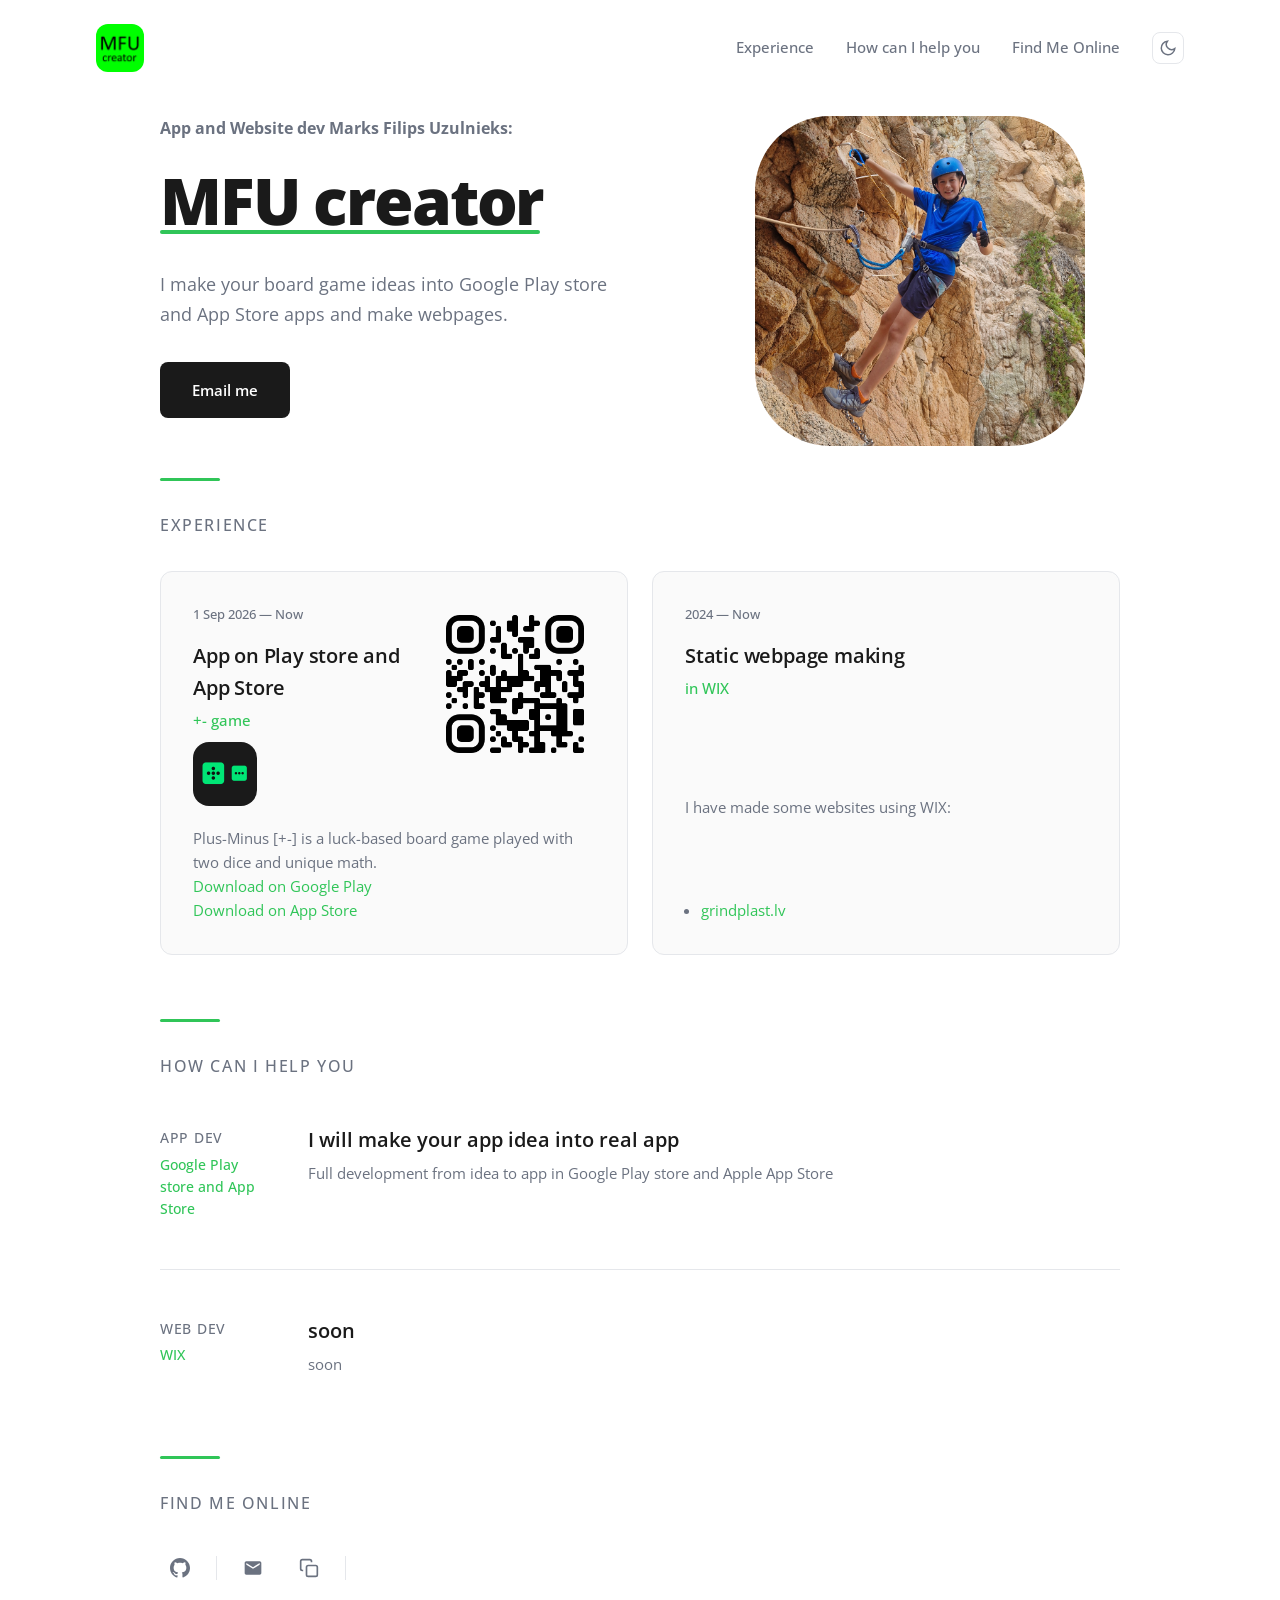
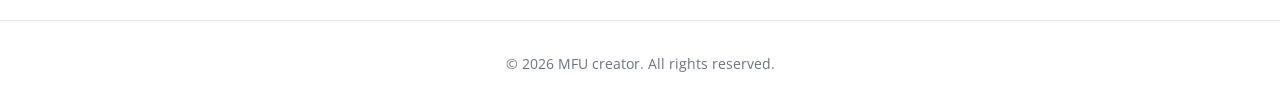
<file: index.html>
<!doctype html>
<html
  lang="en"
  data-theme="light">
  <head>
    <meta charset="utf-8" />
    <meta
      name="viewport"
      content="width=device-width, initial-scale=1.0" />
    <meta
      name="color-scheme"
      content="light dark" />
    <title>MFU creator | Portfolio</title>
    <meta
      name="description"
      content="Board game coder for Google Play store and App Store and static webpage developer." />
    <meta
      name="keywords"
      content="games, play store, App Store, Marks Filips Uzulnieks, webpage, MFU creator" />
    <meta
      name="author"
      content="Marks Filips Uzulnieks" />
    <meta
      name="robots"
      content="index, follow" />

    <meta
      property="og:type"
      content="website" />
    <meta
      property="og:url"
      content="mfucreator.com" />
    <meta
      property="og:title"
      content="MFU creator | Portfolio" />
    <meta
      property="og:description"
      content="Board game coder for Google Play store and App Store and static webpage developer." />
    <meta
      property="og:image"
      content="images/Avatar.png" />

    <link
      rel="canonical"
      href="https://mfucreator.com" />
    <link
      rel="icon"
      href="images/favicon.png"
      type="image/png" />

    <link
      rel="preload"
      href="images/Avatar.png"
      as="image"
      type="image/png" />

    <link
      rel="stylesheet"
      href="css/styles.css" />
    <script>
      (function () {
        var t =
          localStorage.getItem("theme") ||
          (window.matchMedia("(prefers-color-scheme:dark)").matches ? "dark" : "light");
        document.documentElement.setAttribute("data-theme", t);
      })();
    </script>

    <link
      rel="preconnect"
      href="https://fonts.googleapis.com" />
    <link
      rel="preconnect"
      href="https://fonts.gstatic.com"
      crossorigin="" />
    <link
      href="https://fonts.googleapis.com/css2?family=Open+Sans:ital,wght@0,300..800;1,300..800&amp;display=swap"
      rel="stylesheet" />

    <script type="application/ld+json">
      {
        "@context": "https://schema.org",
        "@type": "Person",
        "name": "Marks Filips Uzulnieks",
        "jobTitle": "App and Website Developer",
        "url": "https://mfucreator.com",
        "image": "https://mfucreator.com/images/Avatar.png",
        "description": "Board game coder for Google Play store and App Store and static webpage developer.",
        "worksFor": {
          "@type": "Organization",
          "name": "MFU creator",
          "url": "https://mfucreator.com"
        },
        "sameAs": ["https://github.com/MFU-creator"]
      }
    </script>
  </head>

  <body>
    <div
      class="page-loader"
      aria-hidden="true">
      <div class="page-loader__dot"></div>
    </div>
    <a
      href="#main"
      class="skip-link"
      >Skip to content</a
    >
    <header class="site-header">
      <nav
        class="nav"
        aria-label="Main navigation">
        <!--
        <a href="#" class="nav__logo" aria-label="MFU creator home">
          <span class="nav__logo-mfu">MFU</span>
          <span class="nav__logo-creator">creator</span>
        </a>
        -->
        <a
          href="#main"
          class="nav__logo"
          aria-label="MFU creator home">
          <img
            src="images/MFU_creator_logo.png"
            alt=""
            class="nav__logo-image" />
        </a>

        <button
          class="nav__toggle"
          aria-label="Toggle navigation"
          aria-expanded="false">
          <span class="nav__toggle-line"></span>
          <span class="nav__toggle-line"></span>
          <span class="nav__toggle-line"></span>
        </button>

        <ul class="nav__list">
          <li><a href="#experience">Experience</a></li>
          <li><a href="#how-can-i-help-you">How can I help you</a></li>
          <li><a href="#find-me-online">Find Me Online</a></li>
          <li>
            <button
              class="theme-toggle"
              aria-label="Toggle dark mode"
              type="button">
              <svg
                class="theme-toggle__icon theme-toggle__icon--sun"
                viewBox="0 0 24 24"
                fill="none"
                stroke="currentColor"
                stroke-width="2"
                aria-hidden="true">
                <circle
                  cx="12"
                  cy="12"
                  r="5"></circle>
                <path
                  d="M12 1v2M12 21v2M4.22 4.22l1.42 1.42M18.36 18.36l1.42 1.42M1 12h2M21 12h2M4.22 19.78l1.42-1.42M18.36 5.64l1.42-1.42"></path>
              </svg>
              <svg
                class="theme-toggle__icon theme-toggle__icon--moon"
                viewBox="0 0 24 24"
                fill="none"
                stroke="currentColor"
                stroke-width="2"
                aria-hidden="true">
                <path d="M21 12.79A9 9 0 1111.21 3 7 7 0 0021 12.79z"></path>
              </svg>
            </button>
          </li>
        </ul>
        <div
          class="nav__backdrop"
          aria-hidden="true"></div>
      </nav>
    </header>

    <main id="main">
      <section
        id="home"
        class="hero"
        aria-labelledby="hero-heading">
        <div class="hero__main">
          <div class="hero__content">
            <p class="hero__greeting">App and Website dev Marks Filips Uzulnieks:</p>
            <h1
              id="hero-heading"
              class="hero__title">
              <span class="hero__title-wrapper"
                >MFU creator<span class="hero__title-accent"></span
              ></span>
            </h1>
            <p class="hero__subtitle">
              I make your board game ideas into Google Play store and App Store apps and make
              webpages.
            </p>
            <div class="hero__actions">
              <a
                href="mailto:mfu.creator@gmail.com"
                class="hero__cta hero__cta--primary"
                >Email me</a
              >
            </div>
          </div>

          <div class="hero__illustration">
            <img
              src="images/Avatar.png"
              alt="MFU creator"
              class="hero__avatar"
              loading="eager"
              fetchpriority="high" />
          </div>
        </div>
      </section>

      <section
        id="experience"
        class="section"
        aria-labelledby="experience-heading">
        <h2
          id="experience-heading"
          class="section__title">
          Experience
        </h2>
        <div class="bento-grid">
          <article class="bento-item bento-item--large">
            <div class="bento-item__header">
              <div class="bento-item__year">1 Sep 2026 — Now</div>
              <h3 class="bento-item__role">App on Play store and App Store</h3>
              <p class="bento-item__company">+- game</p>
              <img
                src="images/plusminus-game-qrcode.png"
                alt="QR code to download Plus-Minus [+-] on Google Play an App Store"
                class="bento-item__qr-code"
                loading="lazy" />
            </div>
            <img
              src="images/plusminus-game-icon.png"
              alt="Plus-Minus [+-] game"
              class="bento-item__image" />
            <p class="bento-item__description">
              Plus-Minus [+-] is a luck-based board game played with two dice and unique math.<br />
              <a href="https://play.google.com/store/apps/details?id=com.mfu.plusminusgame"
                >Download on Google Play</a
              ><br />
              <a href="https://apps.apple.com/app/game/id6832030088">Download on App Store</a>
            </p>
          </article>
          <article class="bento-item bento-item--large">
            <div class="bento-item__year">2024 — Now</div>
            <h3 class="bento-item__role">Static webpage making</h3>
            <p class="bento-item__company">in WIX</p>
            <p class="bento-item__description">I have made some websites using WIX:</p>
            <ul class="bento-item__description-list">
              <!-- <li><a href="https://www.inveco.lv/">inveco.lv</a></li> -->
              <li><a href="https://www.grindplast.lv/">grindplast.lv</a></li>
            </ul>
          </article>
        </div>
      </section>

      <section
        id="how-can-i-help-you"
        class="section"
        aria-labelledby="freelance-heading">
        <h2
          id="freelance-heading"
          class="section__title">
          How can i help you
        </h2>
        <div class="freelance-list">
          <article class="freelance-item">
            <div class="freelance-item__meta">
              <div class="freelance-item__year">App dev</div>
              <p class="freelance-item__company">Google Play store and App Store</p>
            </div>
            <div class="freelance-item__content">
              <h3 class="freelance-item__role">I will make your app idea into real app</h3>
              <p class="freelance-item__description">
                Full development from idea to app in Google Play store and Apple App Store
              </p>
            </div>
          </article>
          <article class="freelance-item">
            <div class="freelance-item__meta">
              <div class="freelance-item__year">Web dev</div>
              <p class="freelance-item__company">WIX</p>
            </div>
            <div class="freelance-item__content">
              <h3 class="freelance-item__role">soon</h3>
              <p class="freelance-item__description">soon</p>
            </div>
          </article>
        </div>
      </section>

      <section
        id="find-me-online"
        class="section section--connect"
        aria-labelledby="connect-heading">
        <h2
          id="connect-heading"
          class="section__title">
          Find Me Online
        </h2>
        <div class="connect-row">
          <a
            href="https://github.com/MFU-creator"
            target="_blank"
            rel="noopener noreferrer"
            class="connect-icon"
            aria-label="GitHub"
            data-tip="GitHub">
            <svg
              viewBox="0 0 24 24"
              fill="currentColor"
              aria-hidden="true">
              <path
                d="M12 0C5.37 0 0 5.373 0 12c0 5.302 3.438 9.8 8.205 11.385.6.113.82-.258.82-.577 0-.285-.01-1.04-.015-2.04-3.338.724-4.042-1.61-4.042-1.61-.546-1.385-1.333-1.754-1.333-1.754-1.09-.745.083-.729.083-.729 1.205.084 1.84 1.237 1.84 1.237 1.07 1.835 2.807 1.305 3.492.998.108-.776.418-1.305.762-1.605-2.665-.3-5.467-1.332-5.467-5.93 0-1.31.465-2.38 1.235-3.22-.135-.303-.54-1.523.105-3.176 0 0 1.005-.322 3.3 1.23.96-.267 1.98-.399 3-.405 1.02.006 2.04.138 3 .405 2.28-1.552 3.285-1.23 3.285-1.23.645 1.653.24 2.873.12 3.176.765.84 1.23 1.91 1.23 3.22 0 4.61-2.805 5.625-5.475 5.92.435.375.81 1.096.81 2.22 0 1.606-.015 2.896-.015 3.286 0 .315.21.69.825.57C20.565 21.795 24 17.297 24 12 24 5.373 18.627 0 12 0z" />
            </svg>
          </a>
          <div
            class="connect-divider"
            aria-hidden="true"></div>
          <a
            href="mailto:mfu.creator@gmail.com"
            class="connect-icon"
            aria-label="Email"
            data-tip="Email me">
            <svg
              viewBox="0 0 24 24"
              fill="currentColor"
              aria-hidden="true">
              <path
                d="M20 4H4c-1.1 0-2 .9-2 2v12c0 1.1.9 2 2 2h16c1.1 0 2-.9 2-2V6c0-1.1-.9-2-2-2zm0 4l-8 5-8-5V6l8 5 8-5v2z"></path>
            </svg>
          </a>
          <button
            class="copy-email connect-icon"
            aria-label="Copy email address"
            data-email="mfu.creator@gmail.com"
            data-tip="Copy email">
            <svg
              class="copy-email__icon copy-email__icon--copy"
              viewBox="0 0 24 24"
              fill="none"
              stroke="currentColor"
              stroke-width="2"
              aria-hidden="true">
              <rect
                x="9"
                y="9"
                width="13"
                height="13"
                rx="2"></rect>
              <path d="M5 15H4a2 2 0 0 1-2-2V4a2 2 0 0 1 2-2h9a2 2 0 0 1 2 2v1"></path>
            </svg>
            <svg
              class="copy-email__icon copy-email__icon--check"
              viewBox="0 0 24 24"
              fill="none"
              stroke="currentColor"
              stroke-width="2.5"
              aria-hidden="true">
              <polyline points="20 6 9 17 4 12"></polyline>
            </svg>
          </button>
          <div
            class="connect-divider"
            aria-hidden="true"></div>
        </div>
      </section>
    </main>

    <footer class="site-footer">
      <p>© <span id="year"></span> MFU creator. All rights reserved.</p>
    </footer>

    <script src="js/main.js"></script>
    <!-- Cloudflare Web Analytics -->
    <script
      type="module"
      src="https://static.cloudflareinsights.com/beacon.min.js"
      data-cf-beacon='{"token": "afae926c888b4d728caf16ab6b1c1257"}'></script>
    <!-- End Cloudflare Web Analytics -->
  </body>
</html>
</file>
<file: css/styles.css>
/* ==========================================================================
   Portfolio — Minimal, ref-style: white + black + one accent.
   ========================================================================== */

:root {
  --color-bg: #ffffff;
  --color-bg-subtle: #fafafa;
  --color-text: #1a1a1a;
  --color-text-muted: #6b7280;
  --color-accent: #30c558;
  --color-accent-hover: #2c9b51;
  --color-border: #e5e7eb;

  --font-sans:
    "Open Sans", ui-sans-serif, system-ui, -apple-system, BlinkMacSystemFont,
    "Segoe UI", sans-serif;

  --space-xs: 0.25rem;
  --space-sm: 0.5rem;
  --space-md: 1rem;
  --space-lg: 1.5rem;
  --space-xl: 2rem;
  --space-2xl: 3rem;
  --space-3xl: 4rem;
  --space-4xl: 6rem;
  --space-5xl: 8rem;
  --space-6xl: 10rem;

  --content-width: 60rem;
  --content-width-wide: 72rem;

  --transition-fast: 120ms ease;
  --transition-base: 150ms ease;
  --transition-slow: 400ms ease;
}

/* Dark mode — class-based via toggle */
html[data-theme="dark"] {
  --color-bg: #111111;
  --color-bg-subtle: #1a1a1a;
  --color-text: #e5e5e5;
  --color-text-muted: #9ca3af;
  --color-accent: #47ef44;
  --color-accent-hover: #71f873;
  --color-border: #2a2a2a;
}

/* Reduced motion */
@media (prefers-reduced-motion: reduce) {
  *,
  *::before,
  *::after {
    animation-duration: 0.01ms !important;
    animation-iteration-count: 1 !important;
    transition-duration: 0.01ms !important;
    scroll-behavior: auto !important;
  }
}

/* Page loader */
.page-loader {
  position: fixed;
  inset: 0;
  z-index: 9999;
  background: var(--color-bg);
  display: flex;
  align-items: center;
  justify-content: center;
  pointer-events: all;
}

.page-loader__dot {
  width: 12px;
  height: 12px;
  background: var(--color-accent);
  border-radius: 50%;
  animation: dotSequence 1.6s cubic-bezier(0.4, 0, 0.2, 1) forwards;
  will-change: transform, opacity;
}

.page-loader {
  animation: loaderFade 0.4s ease 1.3s forwards;
}

@keyframes dotSequence {
  0% {
    transform: scale(1);
    opacity: 1;
  }
  20% {
    transform: scale(2.2);
    opacity: 0.5;
  }
  35% {
    transform: scale(1);
    opacity: 1;
  }
  55% {
    transform: scale(2.2);
    opacity: 0.5;
  }
  65% {
    transform: scale(1);
    opacity: 1;
  }
  100% {
    transform: scale(180);
    opacity: 0;
  }
}

@keyframes loaderFade {
  to {
    opacity: 0;
    visibility: hidden;
    pointer-events: none;
  }
}

.page-loader--done {
  opacity: 0;
  visibility: hidden;
  pointer-events: none;
}

/* Skip link */
.skip-link {
  position: absolute;
  top: -100%;
  left: var(--space-md);
  background: var(--color-accent);
  color: #fff !important;
  padding: var(--space-sm) var(--space-md);
  border-radius: 0 0 6px 6px;
  font-size: 0.875rem;
  font-weight: 600;
  z-index: 999;
  transition: top 0.2s ease;
}

.skip-link:focus {
  top: 0;
}

*,
*::before,
*::after {
  box-sizing: border-box;
}

html {
  scroll-behavior: smooth;
}

[id] {
  scroll-margin-top: 100px;
}

body {
  margin: 0;
  font-family: var(--font-sans);
  font-size: 1rem;
  line-height: 1.6;
  color: var(--color-text);
  background-color: var(--color-bg);
  -webkit-font-smoothing: antialiased;
}

a {
  color: var(--color-accent);
  text-decoration: none;
  transition: color var(--transition-fast);
}

a:hover {
  color: var(--color-accent-hover);
}

a:focus-visible {
  outline: 2px solid var(--color-accent);
  outline-offset: 2px;
}

/* Header — minimal, ref-style */
.site-header {
  position: sticky;
  top: 0;
  z-index: 50;
  background: var(--color-bg);
}

.nav {
  max-width: var(--content-width-wide);
  margin: 0 auto;
  padding: var(--space-lg) var(--space-xl);
  display: flex;
  flex-wrap: wrap;
  align-items: center;
  justify-content: space-between;
  gap: var(--space-md);
}

.nav__logo {
  display: flex;
  flex-direction: row;
  justify-content: center;
  align-items: center;
  gap: 0.25rem;
  flex-shrink: 0;
  line-height: 1;
  color: var(--color-text);
  font-size: 1.25rem;
  font-weight: 700;
  letter-spacing: -0.02em;
  white-space: nowrap;
}

.nav__logo:hover {
  color: var(--color-text);
}

.nav__logo-image {
  display: block;
  width: 48px;
  height: 48px;
  border-radius: 12px;
  object-fit: cover;
}

.nav__logo-mfu {
  color: var(--color-accent);
  font-size: 1.2em;
}

.nav__logo-creator {
  color: var(--color-text);
  align-self: flex-end;
}

.nav__list {
  list-style: none;
  margin: 0;
  padding: 0;
  display: flex;
  flex-wrap: wrap;
  align-items: center;
  gap: var(--space-xl);
}

.nav__list a {
  color: var(--color-text-muted);
  font-size: 0.9375rem;
  font-weight: 500;
}

.nav__list a:hover {
  color: var(--color-text);
}

.nav__list a.nav--active {
  color: var(--color-accent);
}

.nav__toggle {
  display: none;
  flex-direction: column;
  gap: 5px;
  background: none;
  border: none;
  padding: var(--space-sm);
  cursor: pointer;
  z-index: 100;
}

.nav__toggle-line {
  width: 24px;
  height: 2px;
  background: var(--color-text);
  transition: all 0.3s ease;
  border-radius: 2px;
}

.nav__toggle[aria-expanded="true"] .nav__toggle-line:nth-child(1) {
  transform: rotate(45deg) translate(7px, 7px);
}

.nav__toggle[aria-expanded="true"] .nav__toggle-line:nth-child(2) {
  opacity: 0;
}

.nav__toggle[aria-expanded="true"] .nav__toggle-line:nth-child(3) {
  transform: rotate(-45deg) translate(7px, -7px);
}

/* Theme toggle */
.theme-toggle {
  background: none;
  border: 1px solid var(--color-border);
  border-radius: 8px;
  padding: 6px;
  cursor: pointer;
  color: var(--color-text-muted);
  display: flex;
  align-items: center;
  justify-content: center;
  flex-shrink: 0;
  transition:
    color var(--transition-fast),
    border-color var(--transition-fast);
}

.theme-toggle:hover {
  color: var(--color-text);
  border-color: var(--color-text);
}

.theme-toggle__icon {
  width: 18px;
  height: 18px;
  transition: transform 0.4s cubic-bezier(0.34, 1.56, 0.64, 1);
}

.theme-toggle--spin .theme-toggle__icon {
  transform: rotate(360deg) scale(1.15);
}

.theme-toggle__icon--sun {
  display: none;
}

html[data-theme="dark"] .theme-toggle__icon--sun {
  display: block;
}

html[data-theme="dark"] .theme-toggle__icon--moon {
  display: none;
}

main {
  max-width: var(--content-width);
  margin: 0 auto;
  padding: 0;
}

.section {
  padding: var(--space-xl) 0;
  position: relative;
}

.section::before {
  content: "";
  display: block;
  width: 60px;
  height: 3px;
  background: var(--color-accent);
  margin-bottom: var(--space-xl);
  border-radius: 2px;
}

#freelance-heading {
  margin-bottom: 0px;
}
.section__title {
  font-size: 1rem;
  font-weight: 500;
  letter-spacing: 0.1em;
  text-transform: uppercase;
  color: var(--color-text-muted);
  margin: 0 0 var(--space-xl);
}

/* Hero — centered layout inspired by modern portfolios */
.hero {
  padding: 0;
  min-height: 0;
}

.hero__main {
  display: grid;
  grid-template-columns: 1fr 400px;
  gap: var(--space-4xl);
  align-items: start;
  padding-top: 20px;
}

.hero__content {
  max-width: 600px;
}

.hero__greeting {
  font-size: 1rem;
  color: var(--color-text-muted);
  margin: 0 0 var(--space-md);
  font-weight: 700;
}

.hero__title {
  font-size: clamp(3.5rem, 6vw, 4.5rem);
  font-weight: 700;
  letter-spacing: -0.03em;
  line-height: 1.1;
  margin: 0 0 var(--space-xl);
  color: var(--color-text);
}

.hero__title-wrapper {
  position: relative;
  display: inline-block;
  font-size: clamp(2.8rem, 5vw, 4rem);
  font-weight: 800;
  line-height: 1.05;
  clip-path: inset(0 100% 0 0);
  animation: nameReveal 0.8s cubic-bezier(0.65, 0, 0.35, 1) 0.3s forwards;
}

@keyframes nameReveal {
  to {
    clip-path: inset(0 0% 0 0);
  }
}

.hero__title-accent {
  position: absolute;
  left: 0;
  bottom: 0;
  width: 10ch;
  height: 4px;
  background: var(--color-accent);
  border-radius: 2px;
  transform: scaleX(0);
  transform-origin: left;
  animation: accentGrow 0.5s ease 1s forwards;
}

@keyframes accentGrow {
  to {
    transform: scaleX(1);
  }
}

/* hero subtitle follows */

.hero__subtitle {
  font-size: 1.125rem;
  line-height: 1.7;
  color: var(--color-text-muted);
  margin: 0 0 var(--space-xl);
}

.hero__actions {
  display: flex;
  gap: var(--space-md);
  flex-wrap: wrap;
  margin-bottom: 0;
}

.hero__cta {
  display: inline-block;
  padding: var(--space-md) var(--space-xl);
  font-weight: 600;
  font-size: 0.9375rem;
  border-radius: 8px;
  transition: all var(--transition-fast);
  text-align: center;
}

.hero__cta--primary {
  background: var(--color-text);
  color: var(--color-bg) !important;
}

.hero__cta--primary:hover {
  background: var(--color-accent);
  color: var(--color-bg) !important;
  transform: translateY(-2px);
  box-shadow: 0 4px 12px rgba(0, 0, 0, 0.15);
}

.hero__illustration {
  display: flex;
  align-items: flex-start;
  justify-content: center;
}

.hero__avatar {
  width: 100%;
  max-width: 330px;
  height: auto;
  object-fit: contain;
  border-radius: 75px;
  /* animation: float 6s ease-in-out infinite; */
}

@keyframes float {
  0%,
  100% {
    transform: translateY(0px);
  }

  50% {
    transform: translateY(-20px);
  }
}

@media (max-width: 968px) {
  .hero__main {
    grid-template-columns: 1fr;
    gap: var(--space-xl);
  }

  .hero__illustration {
    order: -1;
  }

  .hero__avatar {
    max-width: 300px;
  }

  .hero {
    padding: 0;
  }
}

/* Experience — bento grid */
.bento-grid {
  display: grid;
  grid-template-columns: repeat(4, 1fr);
  gap: var(--space-lg);
  grid-auto-rows: 180px;
}

.bento-item {
  position: relative;
  background: var(--color-bg-subtle);
  border: 1px solid var(--color-border);
  border-radius: 12px;
  padding: var(--space-xl);
  display: flex;
  flex-direction: column;
  transition: all 0.3s ease;
  overflow: hidden;
}

.bento-item:hover {
  border-color: var(--color-text);
  transform: translateY(-4px);
  box-shadow: 0 8px 24px rgba(0, 0, 0, 0.08);
}

.bento-item--large {
  grid-column: span 2;
  grid-row: span 2;
}

.bento-item--wide {
  grid-column: span 2;
}

.bento-item--tall {
  grid-row: span 2;
}

.bento-item__header {
  --qr-code-space: min(42%, 10rem);
  position: relative;
  padding-right: var(--qr-code-space);
  min-width: 0;
}

.bento-item__year {
  font-size: 0.8125rem;
  color: var(--color-text-muted);
  margin-bottom: var(--space-md);
  font-weight: 500;
}

.bento-item__role {
  font-size: 1.25rem;
  font-weight: 600;
  margin: 0 0 0.25rem;
  letter-spacing: -0.01em;
  color: var(--color-text);
}

.bento-item__company {
  font-size: 0.9375rem;
  color: var(--color-accent);
  margin: 0 0 var(--space-md);
  font-weight: 500;
}

.bento-item__description {
  font-size: 0.9375rem;
  line-height: 1.6;
  color: var(--color-text-muted);
  margin: auto 0 0;
}

.bento-item__description-list {
  margin: 0;
  padding-left: 1rem;
  font-size: 0.9375rem;
  line-height: 1.6;
  color: var(--color-text-muted);
  margin: auto 0 0;
}

.bento-item__image {
  display: block;
  width: 64px;
  height: 64px;
  border-radius: 16px;
  object-fit: cover;
  margin-top: -6px;
  margin-bottom: 6px;
}

.bento-item__qr-code {
  position: absolute;
  top: 0;
  right: 0;
  width: var(--qr-code-space);
  height: auto;
  border-radius: 12px;
  object-fit: contain;
  margin: 0;
}

html[data-theme="dark"] .bento-item__qr-code {
  filter: invert(1);
}

@media (max-width: 768px) {
  .bento-grid {
    grid-template-columns: 1fr;
    grid-auto-rows: auto;
  }

  .bento-item--large,
  .bento-item--wide,
  .bento-item--tall {
    grid-column: span 1;
    grid-row: span 1;
  }

  .bento-item__header {
    --qr-code-space: min(50%, 10rem);
  }
}

/* Freelance section - minimal list style */
.freelance-list {
  display: flex;
  flex-direction: column;
  gap: 0;
}

.freelance-item {
  display: grid;
  grid-template-columns: 100px 1fr;
  gap: var(--space-2xl);
  padding: var(--space-2xl) 0;
  border-bottom: 1px solid var(--color-border);
  transition: background-color var(--transition-base);
}

.freelance-item:last-child {
  border-bottom: none;
  padding-bottom: var(--space-2xl);
}

.freelance-item:hover {
  background-color: var(--color-bg-subtle);
  margin: 0 calc(-1 * var(--space-xl));
  padding-left: var(--space-xl);
  padding-right: var(--space-xl);
}

.freelance-item__meta {
  display: flex;
  flex-direction: column;
  gap: var(--space-xs);
}

.freelance-item__year {
  font-size: 0.875rem;
  color: var(--color-text-muted);
  font-weight: 500;
  text-transform: uppercase;
  letter-spacing: 0.05em;
}

.freelance-item__company {
  font-size: 0.875rem;
  color: var(--color-accent);
  margin: 0;
  font-weight: 500;
}

.freelance-item__content {
  min-width: 0;
}

.freelance-item__role {
  font-size: 1.25rem;
  font-weight: 600;
  margin: 0 0 var(--space-sm);
  line-height: 1.3;
  color: var(--color-text);
}

.freelance-item__description {
  margin: 0;
  color: var(--color-text-muted);
  font-size: 0.9375rem;
  line-height: 1.6;
  max-width: 42rem;
}

@media (max-width: 640px) {
  .freelance-item {
    grid-template-columns: 1fr;
    gap: var(--space-md);
    padding: var(--space-xl) 0;
  }

  .freelance-item:hover {
    margin: 0;
    padding-left: 0;
    padding-right: 0;
  }

  .freelance-item__year {
    font-size: 0.8125rem;
  }
}

#find-me-online {
  padding-top: 0;
}

/* Connect — icon row */
.connect-row {
  display: flex;
  align-items: center;
  gap: var(--space-md);
  flex-wrap: wrap;
}

.connect-icon {
  position: relative;
  display: flex;
  align-items: center;
  justify-content: center;
  width: 40px;
  height: 40px;
  color: var(--color-text-muted);
  background: none;
  border: none;
  border-radius: 8px;
  cursor: pointer;
  text-decoration: none;
  transition:
    color var(--transition-fast),
    background-color var(--transition-fast);
  flex-shrink: 0;
}

.connect-icon svg {
  width: 20px;
  height: 20px;
}

.connect-icon:hover {
  color: var(--color-text);
  background: var(--color-bg-subtle);
}

.connect-icon::before {
  content: attr(data-tip);
  position: absolute;
  bottom: calc(100% + 6px);
  left: 50%;
  transform: translateX(-50%) translateY(4px);
  background: var(--color-text);
  color: var(--color-bg);
  font-size: 0.75rem;
  font-weight: 500;
  padding: 3px 8px;
  border-radius: 5px;
  white-space: nowrap;
  pointer-events: none;
  opacity: 0;
  transition:
    opacity 0.15s ease,
    transform 0.15s ease;
}

.connect-icon:hover::before {
  opacity: 1;
  transform: translateX(-50%) translateY(0);
}

.connect-divider {
  width: 1px;
  height: 24px;
  background: var(--color-border);
  flex-shrink: 0;
}

.copy-email {
  background: none;
  border: none;
  border-radius: 8px;
  padding: 0;
  cursor: pointer;
  color: var(--color-text-muted);
  display: flex;
  align-items: center;
  justify-content: center;
  flex-shrink: 0;
}

.copy-email:hover {
  color: var(--color-text);
}

.copy-email__icon {
  width: 14px;
  height: 14px;
}

.copy-email__icon--check {
  display: none;
  color: #16a34a;
  stroke: #16a34a;
}

.copy-email.copied .copy-email__icon--copy {
  display: none;
}

.copy-email.copied .copy-email__icon--check {
  display: block;
  animation: popIn 0.2s ease;
}

@keyframes popIn {
  0% {
    transform: scale(0.5);
    opacity: 0;
  }
  100% {
    transform: scale(1);
    opacity: 1;
  }
}

/* Skills section */
.skills-grid {
  display: grid;
  grid-template-columns: repeat(auto-fit, minmax(180px, 1fr));
  gap: var(--space-xl);
}

.skills-group__label {
  font-size: 0.875rem;
  font-weight: 600;
  color: var(--color-text);
  margin: 0 0 var(--space-md);
  text-transform: uppercase;
  letter-spacing: 0.05em;
}

.skills-tags {
  list-style: none;
  margin: 0;
  padding: 0;
  display: flex;
  flex-wrap: wrap;
  gap: var(--space-sm);
}

.skills-tags li {
  font-size: 0.8125rem;
  color: var(--color-text-muted);
  background: var(--color-bg-subtle);
  border: 1px solid var(--color-border);
  padding: var(--space-xs) var(--space-md);
  border-radius: 100px;
  font-weight: 500;
  transition:
    border-color var(--transition-fast),
    color var(--transition-fast);
}

.skills-tags li:hover {
  border-color: var(--color-accent);
  color: var(--color-accent);
}

/* Mobile nav backdrop */
.nav__backdrop {
  display: none;
  position: fixed;
  inset: 0;
  background: rgba(0, 0, 0, 0.4);
  z-index: 98;
}

.nav__backdrop.active {
  display: block;
}

/* Footer */
.site-footer {
  border-top: 1px solid var(--color-border);
  padding: var(--space-xl);
  text-align: center;
}

.site-footer p {
  margin: 0;
  font-size: 0.875rem;
  color: var(--color-text-muted);
}

/* Responsive */
@media (max-width: 640px), (max-width: 1024px) {
  main {
    padding: 0;
    margin-left: 20px;
    margin-right: 20px;
  }

  .nav {
    padding: var(--space-md) var(--space-lg);
  }

  .nav__toggle {
    display: flex;
  }

  .nav__list {
    position: fixed;
    top: 0;
    right: -100%;
    width: 70%;
    max-width: 300px;
    height: 100vh;
    background: var(--color-bg);
    flex-direction: column;
    align-items: flex-start;
    padding: 4.5rem var(--space-xl) 1.25rem;
    gap: 0.5rem;
    box-shadow: -4px 0 20px rgba(0, 0, 0, 0.1);
    transition: right 0.3s ease;
    z-index: 99;
  }

  .nav__list.active {
    right: 0;
  }

  .nav__list li {
    width: 100%;
  }

  .nav__list a {
    display: block;
    padding: 0.2rem 0;
    font-size: 1.125rem;
    line-height: 1.4;
  }

  .nav__list .theme-toggle {
    margin-top: 0.15rem;
    margin-bottom: 0.15rem;
  }

  .section {
    padding: var(--space-xl) 0;
  }

  .hero {
    padding: var(--space-xl) 0;
  }

  .timeline__item {
    padding-left: var(--space-lg);
  }
}
</file>
